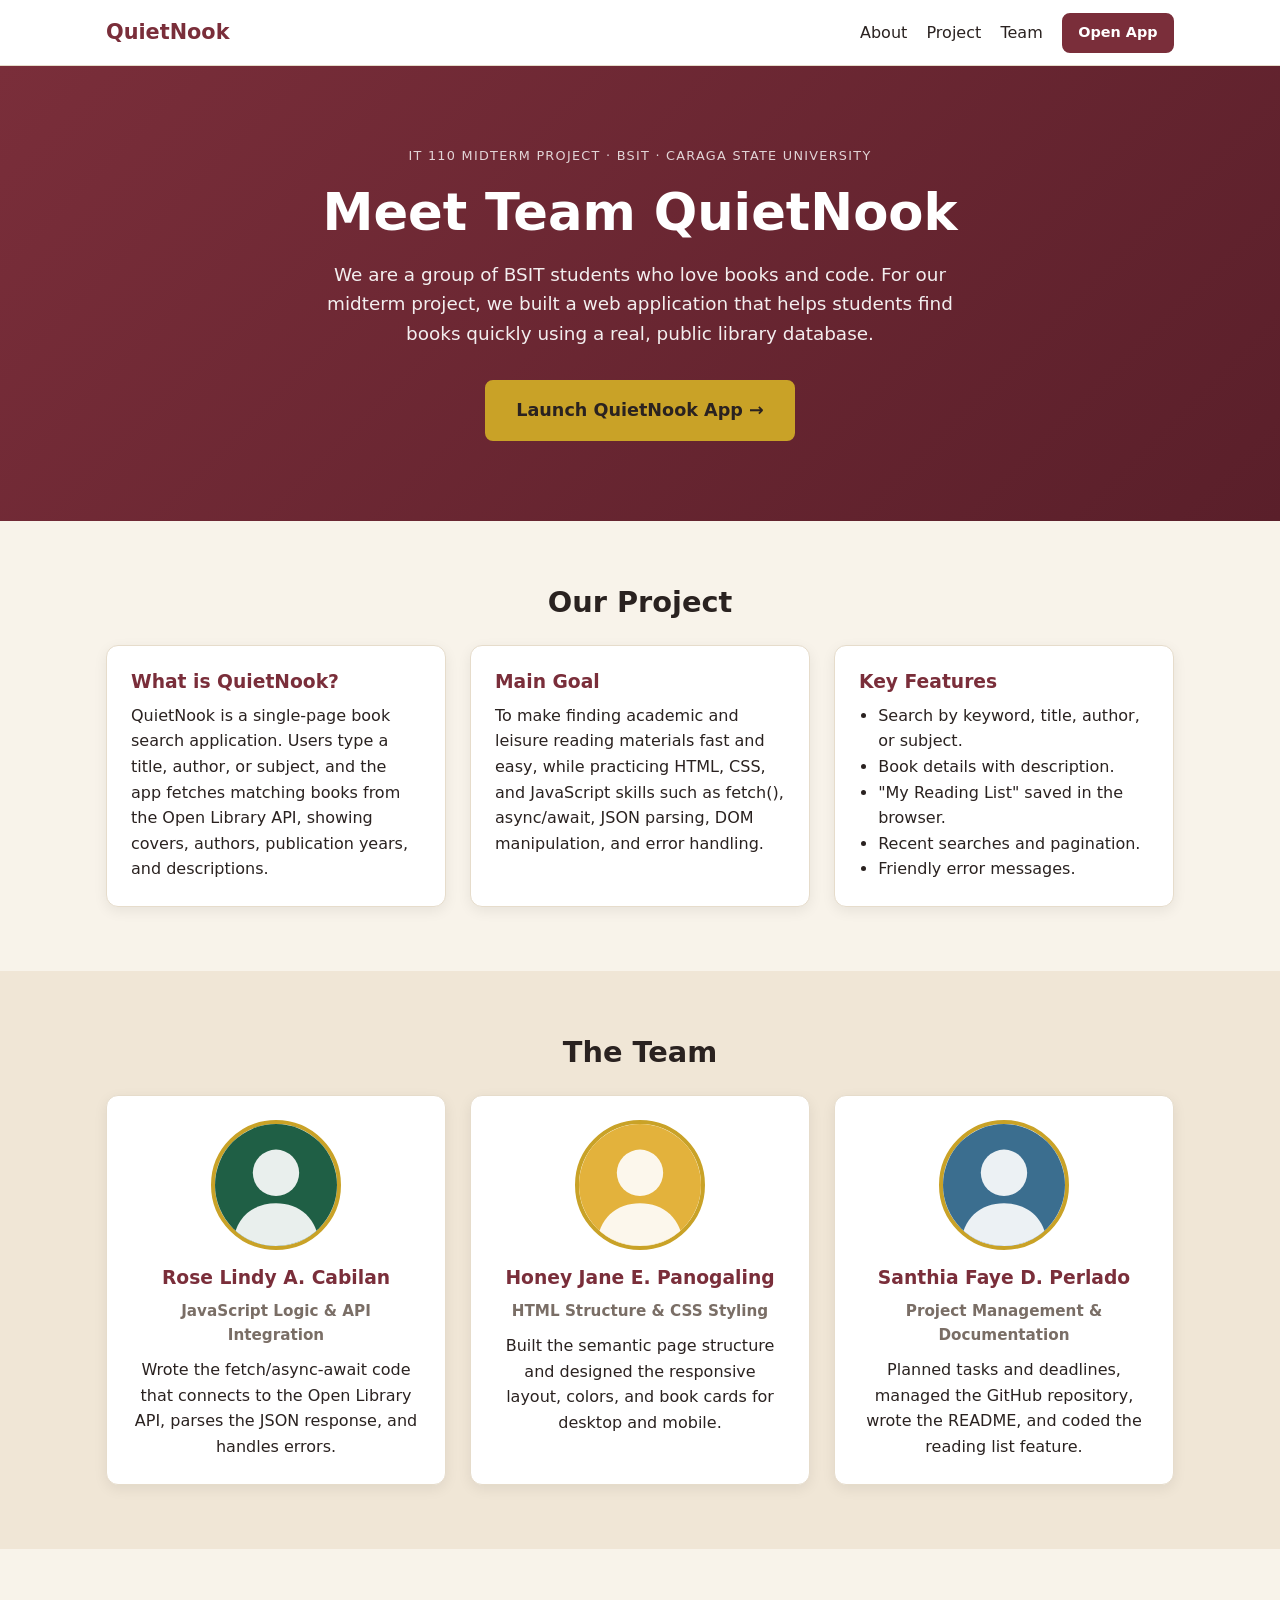
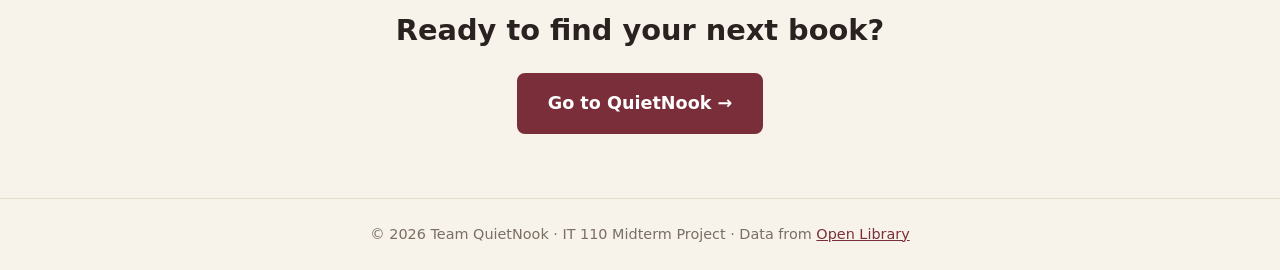
<file: index.html>
<!DOCTYPE html>
<html lang="en">
<head>
  <meta charset="UTF-8">
  <meta name="viewport" content="width=device-width, initial-scale=1.0">
  <title>Team QuietNook | Group Portfolio</title>
  <link rel="stylesheet" href="styles.css">
</head>
<body>

  <header class="site-header">
    <nav class="nav container">
      <a href="index.html" class="logo">QuietNook</a>
      <ul class="nav-links">
        <li><a href="#about">About</a></li>
        <li><a href="#project">Project</a></li>
        <li><a href="#team">Team</a></li>
        <li><a href="app.html" class="btn btn-small">Open App</a></li>
      </ul>
    </nav>
  </header>

  <main>
    <section class="hero" id="about">
      <div class="container hero-inner">
        <p class="eyebrow">IT 110 Midterm Project · BSIT · Caraga State University</p>
        <h1>Meet Team QuietNook</h1>
        <p class="lead">
          We are a group of BSIT students who love books and code. For our midterm
          project, we built a web application that helps students find books
          quickly using a real, public library database.
        </p>
        <a href="app.html" class="btn btn-large">Launch QuietNook App →</a>
      </div>
    </section>

    <section class="section" id="project">
      <div class="container">
        <h2>Our Project</h2>
        <div class="project-grid">
          <div class="card">
            <h3>What is QuietNook?</h3>
            <p>
              QuietNook is a single-page book search application. Users type a
              title, author, or subject, and the app fetches matching books from the
              Open Library API, showing covers, authors, publication
              years, and descriptions.
            </p>
          </div>
          <div class="card">
            <h3>Main Goal</h3>
            <p>
              To make finding academic and leisure reading materials fast and easy,
              while practicing HTML, CSS, and JavaScript skills such as
              fetch(), async/await, JSON parsing, DOM
              manipulation, and error handling.
            </p>
          </div>
          <div class="card">
            <h3>Key Features</h3>
            <ul class="feature-list">
              <li>Search by keyword, title, author, or subject.</li>
              <li>Book details with description.</li>
              <li>"My Reading List" saved in the browser.</li>
              <li>Recent searches and pagination.</li>
              <li>Friendly error messages.</li>
            </ul>
          </div>
        </div>
      </div>
    </section>

    <section class="section section-alt" id="team">
      <div class="container">
        <h2>The Team</h2>
        <div class="team-grid">

          <article class="profile card">
            <img src="images/member1.svg" alt="Photo of Member 1" class="avatar">
            <h3>Rose Lindy A. Cabilan</h3>
            <p class="role">JavaScript Logic &amp; API Integration</p>
            <p>
              Wrote the fetch/async-await code that connects to the Open Library API,
              parses the JSON response, and handles errors.
            </p>
          </article>

          <article class="profile card">
            <img src="images/member2.svg" alt="Photo of Member 2" class="avatar">
            <h3>Honey Jane E. Panogaling</h3>
            <p class="role">HTML Structure &amp; CSS Styling</p>
            <p>
              Built the semantic page structure and designed the responsive layout,
              colors, and book cards for desktop and mobile.
            </p>
          </article>

          <article class="profile card">
            <img src="images/member3.svg" alt="Photo of Member 3" class="avatar">
            <h3>Santhia Faye D. Perlado</h3>
            <p class="role">Project Management &amp; Documentation</p>
            <p>
              Planned tasks and deadlines, managed the GitHub repository, wrote the
              README, and coded the reading list feature.
            </p>
          </article>

        </div>
      </div>
    </section>

    <section class="section cta">
      <div class="container">
        <h2>Ready to find your next book?</h2>
        <a href="app.html" class="btn btn-large">Go to QuietNook →</a>
      </div>
    </section>
  </main>

  <footer class="site-footer">
    <p>© 2026 Team QuietNook · IT 110 Midterm Project · Data from
      <a href="https://openlibrary.org/developers/api" target="_blank" rel="noopener">Open Library</a></p>
  </footer>

</body>
</html>
</file>
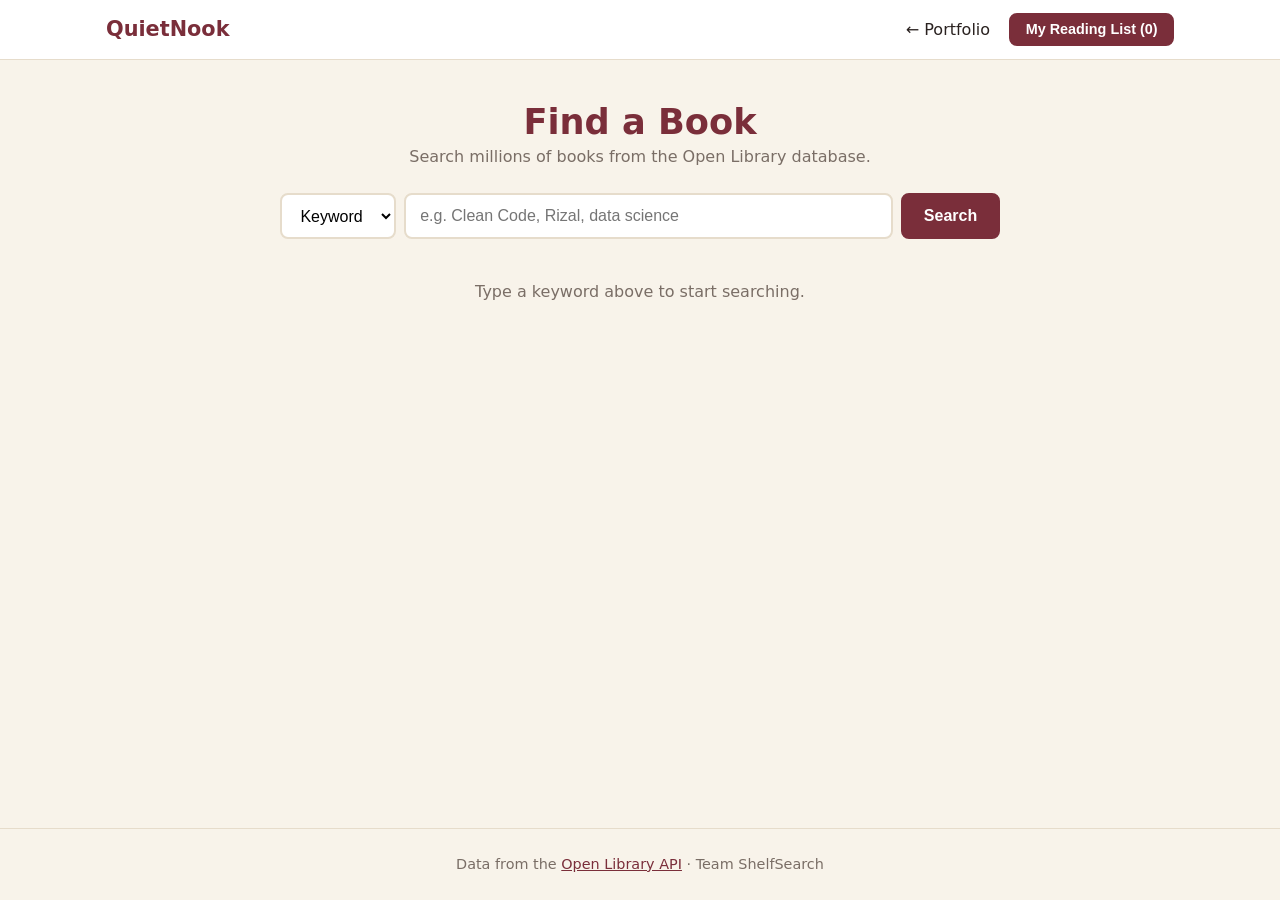
<file: app.html>
<!DOCTYPE html>
<html lang="en">
<head>
  <meta charset="UTF-8">
  <meta name="viewport" content="width=device-width, initial-scale=1.0">
  <title>QuietNook | Book Finder App</title>
  <link rel="stylesheet" href="styles.css">
</head>
<body>

  <header class="site-header">
    <nav class="nav container">
      <a href="index.html" class="logo">QuietNook</a>
      <ul class="nav-links">
        <li><a href="index.html">← Portfolio</a></li>
        <li>
          <button type="button" id="readingListBtn" class="btn btn-small">
            My Reading List (<span id="readingCount">0</span>)
          </button>
        </li>
      </ul>
    </nav>
  </header>

  <main class="container app">

    <section class="search-panel">
      <h1>Find a Book</h1>
      <p class="muted">Search millions of books from the Open Library database.</p>

      <form id="searchForm" class="search-form" novalidate>
        <label for="searchType" class="sr-only">Search by</label>
        <select id="searchType">
          <option value="q">Keyword</option>
          <option value="title">Title</option>
          <option value="author">Author</option>
          <option value="subject">Subject</option>
        </select>

        <label for="searchInput" class="sr-only">Search term</label>
        <input type="text" id="searchInput" placeholder="e.g. Clean Code, Rizal, data science" autocomplete="off">

        <button type="submit" class="btn" id="searchBtn">Search</button>
      </form>

      <div id="recentSearches" class="recent"></div>
    </section>

    <div id="status" class="status" role="status" aria-live="polite"></div>

    <section id="results" class="results-grid"></section>

    <div id="pagination" class="pagination" hidden>
      <button type="button" id="prevBtn" class="btn btn-outline">← Previous</button>
      <span id="pageInfo"></span>
      <button type="button" id="nextBtn" class="btn btn-outline">Next →</button>
    </div>
  </main>

  <div id="modal" class="modal" hidden>
    <div class="modal-box" role="dialog" aria-modal="true" aria-labelledby="modalTitle">
      <button type="button" class="modal-close" id="modalClose" aria-label="Close">×</button>
      <div id="modalContent"></div>
    </div>
  </div>

  <footer class="site-footer">
    <p>Data from the <a href="https://openlibrary.org/developers/api" target="_blank" rel="noopener">Open Library API</a> · Team ShelfSearch</p>
  </footer>

  <script src="script.js"></script>
</body>
</html>
</file>
<file: styles.css>
:root {
  --green: #7a2e3a;        
  --green-dark: #5a1f2a;
  --gold: #c9a227;
  --bg: #f8f3ea;           
  --card: #ffffff;
  --text: #2a2220;
  --muted: #7a6e66;
  --border: #e6dccb;
  --error-bg: #fdecec;
  --error-text: #a12a2a;
  --radius: 12px;
  --shadow: 0 4px 14px rgba(0, 0, 0, 0.07);
}

* { box-sizing: border-box; margin: 0; padding: 0; }

body {
  font-family: "Segoe UI", system-ui, -apple-system, Arial, sans-serif;
  background: var(--bg);
  color: var(--text);
  line-height: 1.6;
  display: flex;
  flex-direction: column;
  min-height: 100vh;
}

main { flex: 1; }
img { max-width: 100%; display: block; }
a { color: var(--green); }
h1, h2, h3 { line-height: 1.25; }
h2 { font-size: 1.8rem; margin-bottom: 1.5rem; text-align: center; }

.container { width: 100%; max-width: 1100px; margin: 0 auto; padding: 0 16px; }
.muted { color: var(--muted); }

.sr-only {
  position: absolute; width: 1px; height: 1px;
  overflow: hidden; clip: rect(0 0 0 0); white-space: nowrap;
}

.btn {
  display: inline-block;
  background: var(--green);
  color: #fff;
  border: 2px solid var(--green);
  border-radius: 8px;
  padding: 0.65rem 1.3rem;
  font-size: 1rem;
  font-weight: 600;
  text-decoration: none;
  cursor: pointer;
  transition: background 0.2s, transform 0.1s;
}
.btn:hover { background: var(--green-dark); }
.btn:active { transform: scale(0.97); }
.btn:disabled { opacity: 0.5; cursor: not-allowed; }
.btn-small { padding: 0.4rem 0.9rem; font-size: 0.9rem; }
.btn-large { padding: 0.9rem 1.8rem; font-size: 1.1rem; }
.btn-outline { background: transparent; color: var(--green); }
.btn-outline:hover { background: var(--green); color: #fff; }
.btn-gold { background: var(--gold); border-color: var(--gold); color: var(--text); }
.btn-gold:hover { background: #a8861c; }

.site-header {
  background: var(--card);
  border-bottom: 1px solid var(--border);
  position: sticky; top: 0; z-index: 10;
}
.nav { display: flex; justify-content: space-between; align-items: center; padding-top: 0.8rem; padding-bottom: 0.8rem; flex-wrap: wrap; gap: 0.5rem; }
.logo { font-weight: 800; font-size: 1.3rem; text-decoration: none; color: var(--green); }
.nav-links { display: flex; align-items: center; gap: 1.2rem; list-style: none; flex-wrap: wrap; }
.nav-links a:not(.btn) { text-decoration: none; color: var(--text); font-weight: 500; }
.nav-links a:not(.btn):hover { color: var(--green); }

.site-footer { text-align: center; padding: 1.5rem 16px; color: var(--muted); font-size: 0.9rem; border-top: 1px solid var(--border); }

.hero {
  background: linear-gradient(135deg, var(--green), var(--green-dark));
  color: #fff;
  padding: 5rem 0;
  text-align: center;
}
.hero h1 { font-size: clamp(2rem, 6vw, 3.2rem); margin-bottom: 1rem; }
.hero .lead { max-width: 640px; margin: 0 auto 2rem; font-size: 1.15rem; opacity: 0.92; }
.hero .btn { background: var(--gold); border-color: var(--gold); color: var(--text); }
.eyebrow { text-transform: uppercase; letter-spacing: 0.1em; font-size: 0.8rem; opacity: 0.8; margin-bottom: 0.8rem; }

.section { padding: 4rem 0; }
.section-alt { background: #f0e6d6; }

.card {
  background: var(--card);
  border: 1px solid var(--border);
  border-radius: var(--radius);
  padding: 1.5rem;
  box-shadow: var(--shadow);
}
.card h3 { margin-bottom: 0.6rem; color: var(--green); }

.project-grid,
.team-grid {
  display: grid;
  grid-template-columns: repeat(auto-fit, minmax(260px, 1fr));
  gap: 1.5rem;
}
.feature-list { padding-left: 1.2rem; }
code { background: #f3ebde; padding: 0.1rem 0.35rem; border-radius: 4px; font-size: 0.9em; }

.profile { text-align: center; }
.avatar {
  width: 130px; height: 130px;
  border-radius: 50%;
  object-fit: cover;
  margin: 0 auto 1rem;
  border: 4px solid var(--gold);
}
.role { color: var(--muted); font-weight: 600; font-size: 0.95rem; margin-bottom: 0.6rem; }

.cta { text-align: center; }

.app { padding-top: 2.5rem; padding-bottom: 3rem; }
.search-panel { text-align: center; margin-bottom: 1.5rem; }
.search-panel h1 { font-size: 2.2rem; color: var(--green); }

.search-form {
  display: flex;
  gap: 0.5rem;
  max-width: 720px;
  margin: 1.5rem auto 0;
}
.search-form select,
.search-form input {
  padding: 0.7rem 0.9rem;
  font-size: 1rem;
  border: 2px solid var(--border);
  border-radius: 8px;
  background: #fff;
}
.search-form input { flex: 1; min-width: 0; }
.search-form select:focus,
.search-form input:focus { outline: none; border-color: var(--green); }
.search-form input.invalid { border-color: var(--error-text); }

.recent { margin-top: 1rem; display: flex; gap: 0.5rem; justify-content: center; flex-wrap: wrap; font-size: 0.9rem; }
.chip {
  background: #fff;
  border: 1px solid var(--border);
  border-radius: 999px;
  padding: 0.25rem 0.8rem;
  cursor: pointer;
  font-size: 0.85rem;
}
.chip:hover { border-color: var(--green); color: var(--green); }

.status { text-align: center; margin: 1rem 0; min-height: 1.5rem; }
.status.error {
  background: var(--error-bg);
  color: var(--error-text);
  border: 1px solid #f3c2c2;
  border-radius: 8px;
  padding: 0.9rem;
  max-width: 600px;
  margin: 1rem auto;
}
.spinner {
  width: 36px; height: 36px;
  border: 4px solid var(--border);
  border-top-color: var(--green);
  border-radius: 50%;
  margin: 0 auto 0.5rem;
  animation: spin 0.8s linear infinite;
}
@keyframes spin { to { transform: rotate(360deg); } }

.results-grid {
  display: grid;
  grid-template-columns: repeat(auto-fill, minmax(180px, 1fr));
  gap: 1.2rem;
}
.book {
  background: var(--card);
  border: 1px solid var(--border);
  border-radius: var(--radius);
  overflow: hidden;
  box-shadow: var(--shadow);
  display: flex;
  flex-direction: column;
  transition: transform 0.15s;
}
.book:hover { transform: translateY(-4px); }
.book-cover {
  aspect-ratio: 2 / 3;
  width: 100%;
  object-fit: cover;
  background: #ebe1d0;
}
.no-cover {
  aspect-ratio: 2 / 3;
  display: flex; align-items: center; justify-content: center;
  text-align: center; padding: 1rem;
  background: linear-gradient(160deg, var(--green), var(--green-dark));
  color: #fff; font-weight: 700;
}
.book-body { padding: 0.8rem; display: flex; flex-direction: column; gap: 0.3rem; flex: 1; }
.book-title { font-size: 1rem; }
.book-meta { font-size: 0.85rem; color: var(--muted); }
.book-actions { margin-top: auto; display: flex; gap: 0.4rem; padding-top: 0.5rem; }
.book-actions .btn { flex: 1; padding: 0.4rem; font-size: 0.85rem; }

.pagination { display: flex; justify-content: center; align-items: center; gap: 1rem; margin-top: 2rem; }
.pagination[hidden] { display: none; }

.modal {
  position: fixed; inset: 0;
  background: rgba(0, 0, 0, 0.55);
  display: flex; align-items: center; justify-content: center;
  padding: 16px; z-index: 50;
}
.modal[hidden] { display: none; }
.modal-box {
  background: #fff;
  border-radius: var(--radius);
  max-width: 720px; width: 100%;
  max-height: 90vh; overflow-y: auto;
  padding: 1.8rem;
  position: relative;
}
.modal-close {
  position: absolute; top: 0.6rem; right: 0.9rem;
  background: none; border: none;
  font-size: 2rem; cursor: pointer; color: var(--muted);
}
.detail { display: grid; grid-template-columns: 180px 1fr; gap: 1.5rem; }
.detail img, .detail .no-cover { border-radius: 8px; }
.detail h2 { text-align: left; margin-bottom: 0.5rem; font-size: 1.5rem; }
.detail p { margin-bottom: 0.6rem; }
.subjects { display: flex; flex-wrap: wrap; gap: 0.35rem; margin: 0.6rem 0; }
.subjects .chip { cursor: default; }
.reading-item { display: flex; justify-content: space-between; align-items: center; gap: 1rem; padding: 0.7rem 0; border-bottom: 1px solid var(--border); }

@media (max-width: 600px) {
  .search-form { flex-direction: column; }
  .detail { grid-template-columns: 1fr; }
  .detail img, .detail .no-cover { max-width: 180px; margin: 0 auto; }
  .hero { padding: 3.5rem 0; }
  .results-grid { grid-template-columns: repeat(2, 1fr); gap: 0.8rem; }
}
</file>
